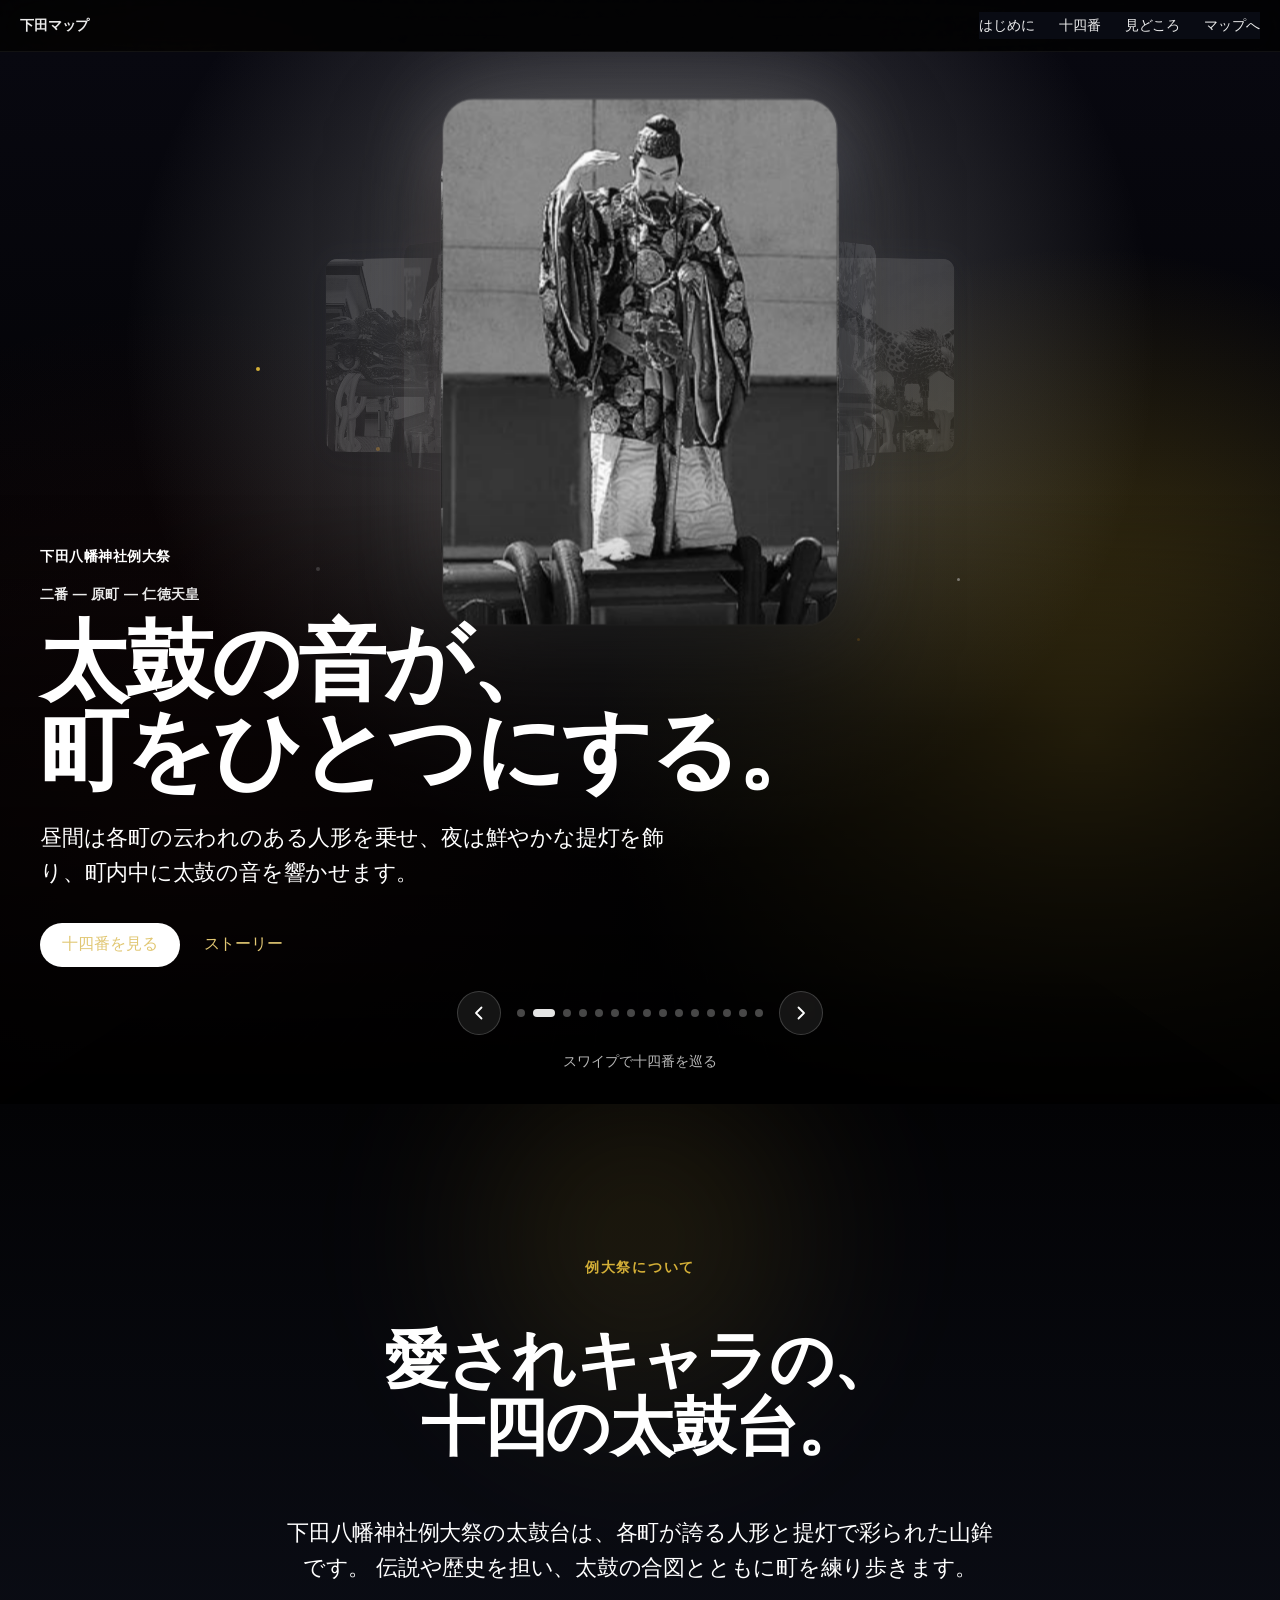
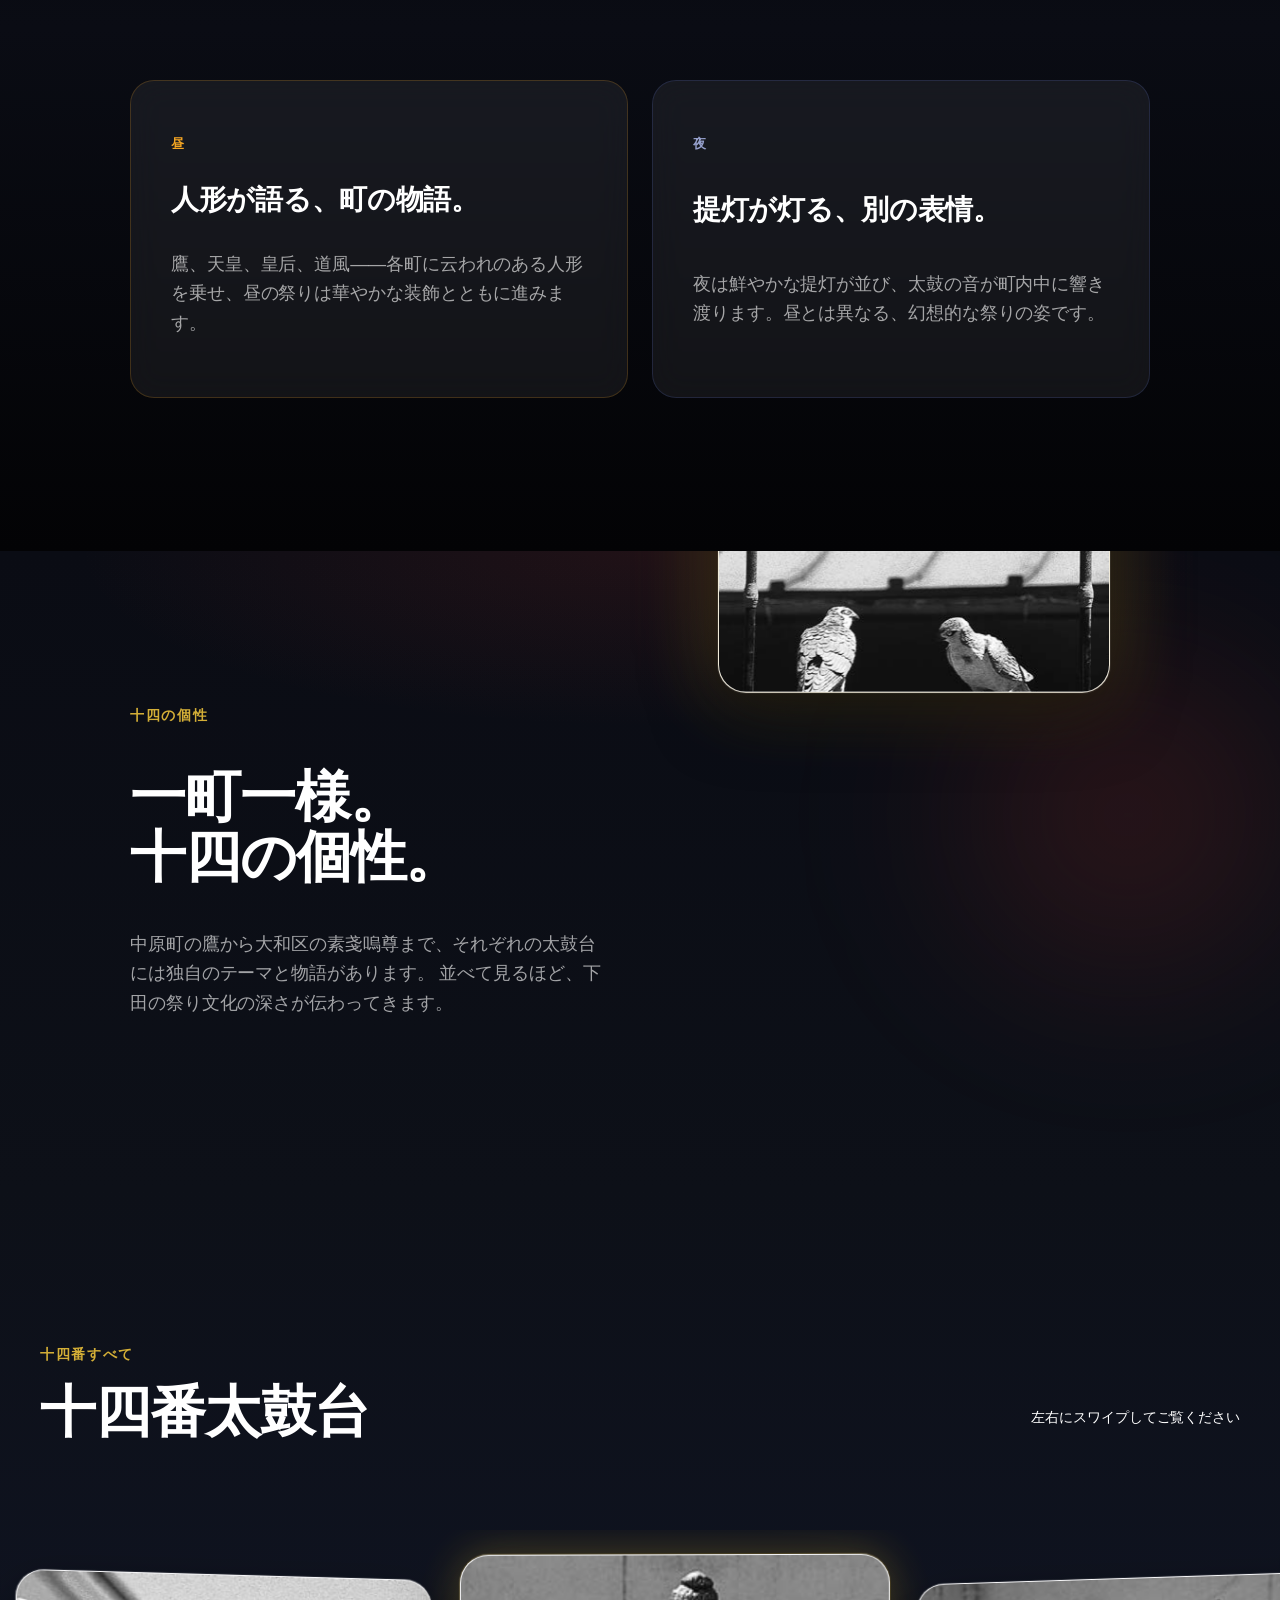
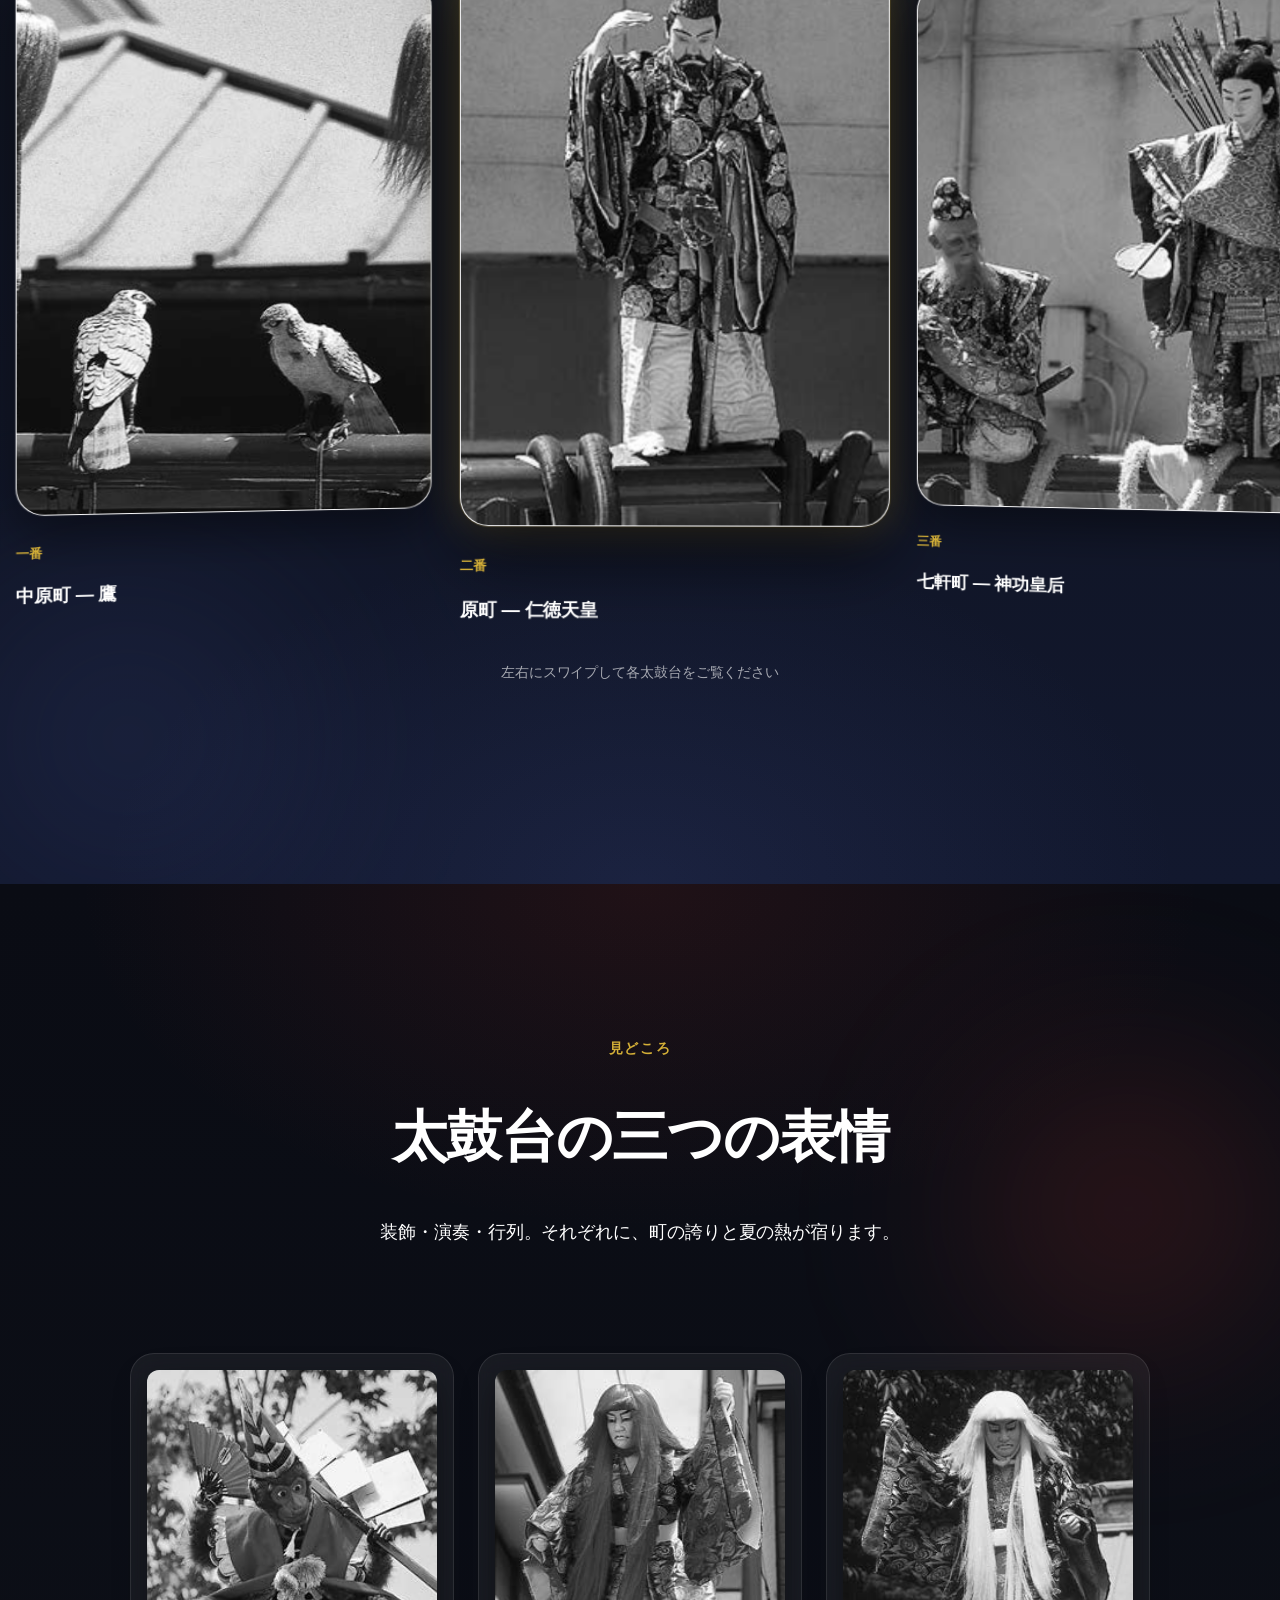
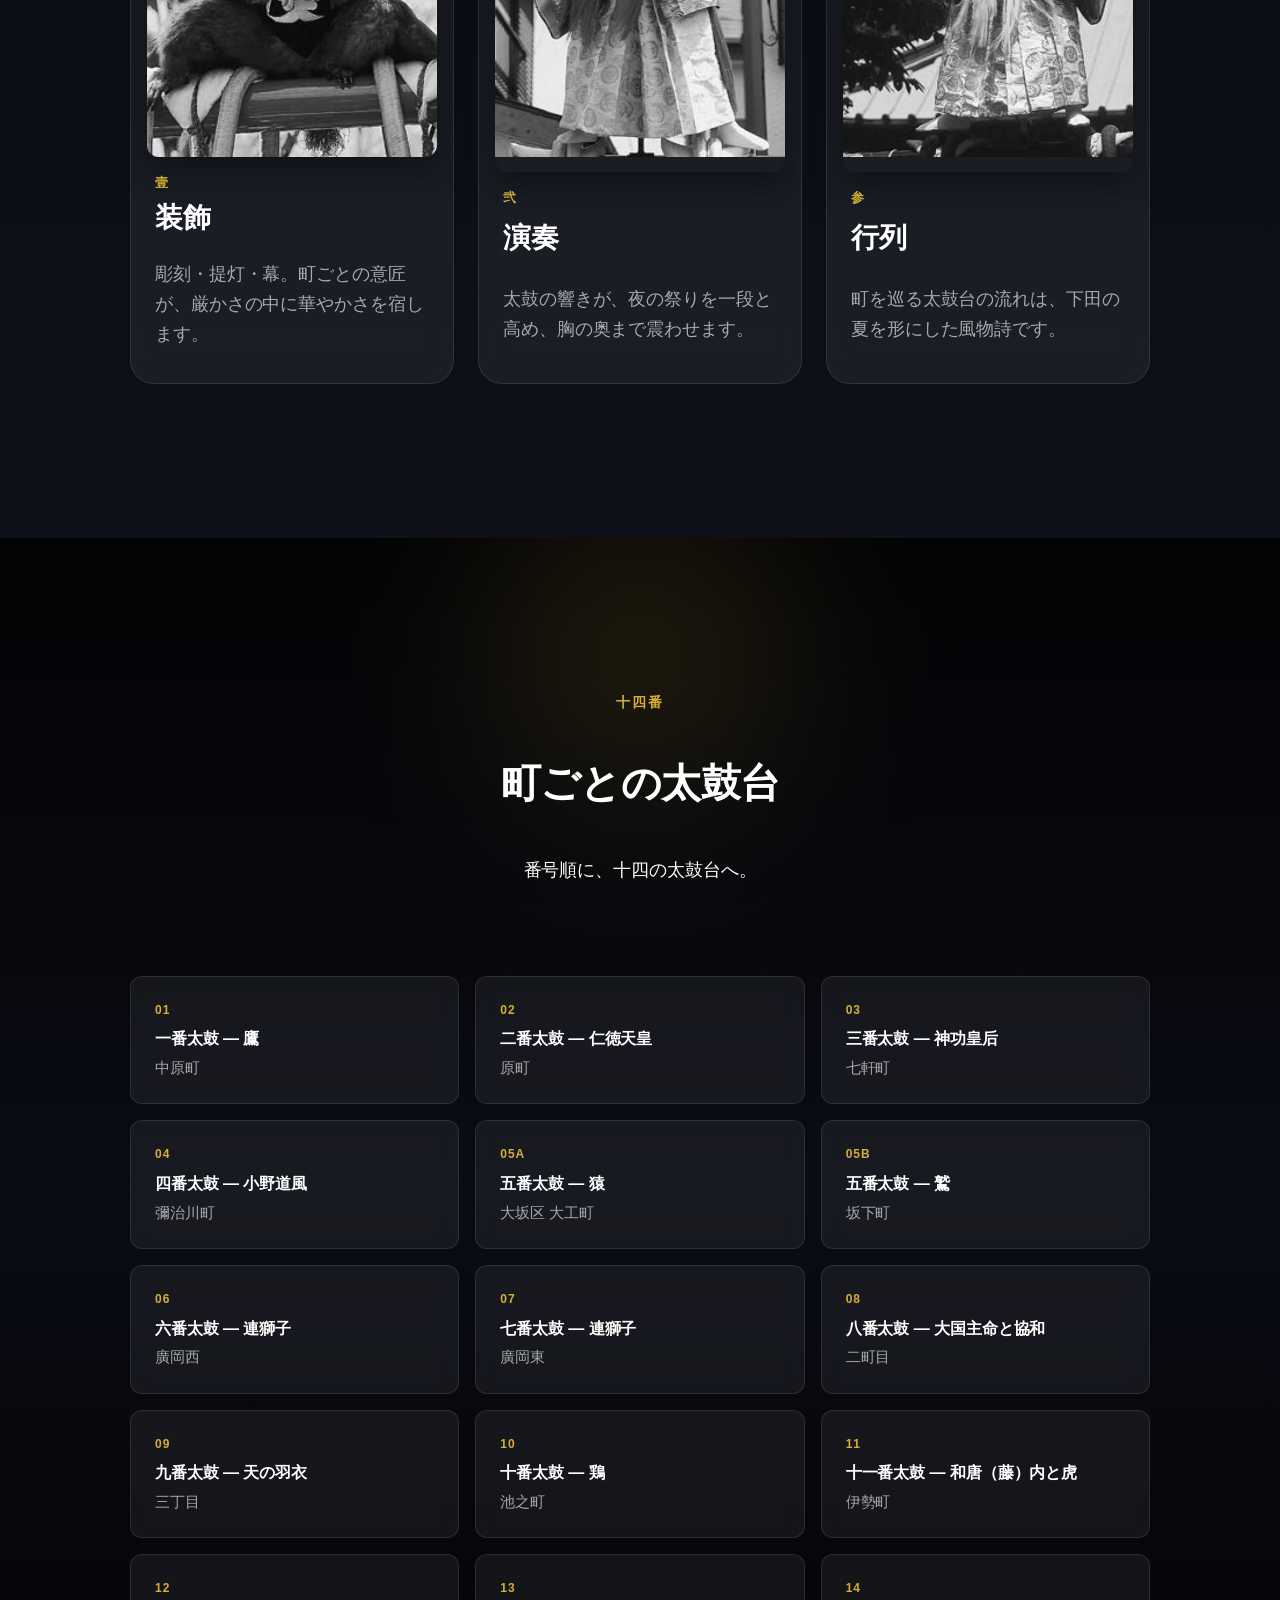
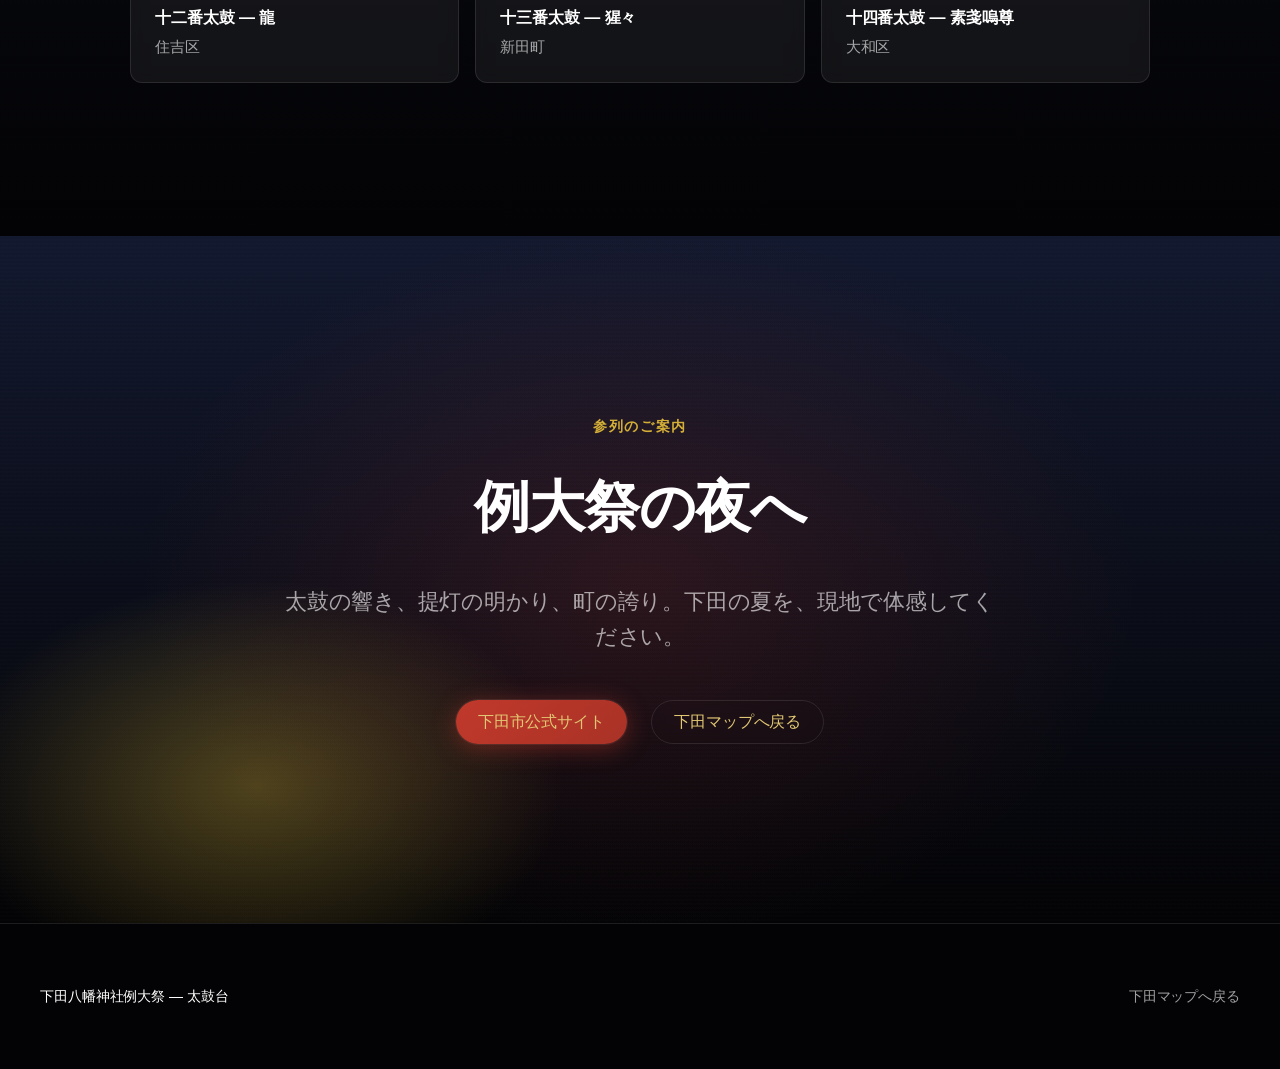
<file: web/taikodai/index.html>
<!doctype html>
<html lang="ja">
<head>
  <meta charset="utf-8">
  <meta name="viewport" content="width=device-width, initial-scale=1, viewport-fit=cover">
  <meta name="description" content="下田八幡神社例大祭の太鼓台。昼は人形、夜は提灯。町ごとに受け継がれる十四番の山鉾をご紹介します。">
  <title>下田八幡神社例大祭｜太鼓台</title>
  <link rel="stylesheet" href="styles.css">
</head>
<body class="immersive-page">
  <div class="atmosphere" aria-hidden="true">
    <div class="atmosphere__grain"></div>
    <div class="atmosphere__lanterns"></div>
    <div class="atmosphere__vignette"></div>
  </div>

  <header class="nav" id="nav" aria-label="サイトナビゲーション">
    <a class="nav__brand" href="../index.html">下田マップ</a>
    <button class="nav__menu-btn" type="button" aria-expanded="false" aria-controls="nav-links" aria-label="メニューを開く">
      <span></span>
      <span></span>
      <span></span>
    </button>
    <ul class="nav__links" id="nav-links">
      <li><a class="nav__link" href="#story">はじめに</a></li>
      <li><a class="nav__link" href="#gallery">十四番</a></li>
      <li><a class="nav__link" href="#highlights">見どころ</a></li>
      <li><a class="nav__link" href="../index.html">マップへ</a></li>
    </ul>
  </header>

  <main>
    <!-- Hero -->
    <section class="section section--hero" aria-labelledby="hero-title">
      <div class="hero-carousel" id="hero-carousel" aria-roledescription="carousel" aria-label="太鼓台スライドショー">
        <div class="hero-carousel__ambient" aria-hidden="true"></div>
        <div class="hero-carousel__floor" aria-hidden="true"></div>
        <div class="hero-carousel__particles" aria-hidden="true"></div>

        <div class="hero-carousel__stage">
          <div class="hero-carousel__track" id="hero-track"></div>
        </div>

        <div class="hero-carousel__scrim" aria-hidden="true"></div>

        <div class="container hero__content">
          <p class="eyebrow text-light">下田八幡神社例大祭</p>
          <p class="hero-carousel__label body-s text-light" id="hero-float-label" aria-live="polite">一番 — 中原町 — 鷹</p>
          <h1 class="display-xl text-light" id="hero-title">太鼓の音が、<br>町をひとつにする。</h1>
          <p class="body-l text-light text-secondary hero__lede">
            昼間は各町の云われのある人形を乗せ、夜は鮮やかな提灯を飾り、町内中に太鼓の音を響かせます。
          </p>
          <div class="hero__actions">
            <a class="btn btn--light" href="#gallery">十四番を見る</a>
            <a class="btn btn--secondary hero__link-light" href="#story">ストーリー</a>
          </div>
        </div>

        <div class="hero-carousel__controls">
          <button type="button" class="hero-carousel__btn hero-carousel__btn--prev" aria-label="前の太鼓台">
            <svg width="20" height="20" viewBox="0 0 20 20" aria-hidden="true"><path d="M12.5 4.5 7 10l5.5 5.5" fill="none" stroke="currentColor" stroke-width="1.8" stroke-linecap="round" stroke-linejoin="round"/></svg>
          </button>
          <div class="hero-carousel__dots" id="hero-dots" role="tablist" aria-label="太鼓台を選択"></div>
          <button type="button" class="hero-carousel__btn hero-carousel__btn--next" aria-label="次の太鼓台">
            <svg width="20" height="20" viewBox="0 0 20 20" aria-hidden="true"><path d="M7.5 4.5 13 10l-5.5 5.5" fill="none" stroke="currentColor" stroke-width="1.8" stroke-linecap="round" stroke-linejoin="round"/></svg>
          </button>
        </div>

        <p class="hero-carousel__hint body-s text-light">スワイプで十四番を巡る</p>
      </div>
    </section>

    <!-- Story -->
    <section class="section section--immersive section--solemn" id="story" aria-labelledby="story-title">
      <div class="section__glow section__glow--gold" aria-hidden="true"></div>
      <div class="container--editorial reveal">
        <div class="section__intro section__intro--center">
          <p class="eyebrow eyebrow--gold">例大祭について</p>
          <h2 class="display-l text-light" id="story-title">愛されキャラの、<br>十四の太鼓台。</h2>
          <p class="body-l text-light text-secondary container--text">
            下田八幡神社例大祭の太鼓台は、各町が誇る人形と提灯で彩られた山鉾です。
            伝説や歴史を担い、太鼓の合図とともに町を練り歩きます。
          </p>
        </div>

        <div class="moment-grid">
          <article class="moment-card moment-card--day reveal" data-tilt>
            <div class="moment-card__glow" aria-hidden="true"></div>
            <p class="moment-card__label">昼</p>
            <h3 class="headline-3">人形が語る、町の物語。</h3>
            <p class="body text-secondary">
              鷹、天皇、皇后、道風——各町に云われのある人形を乗せ、昼の祭りは華やかな装飾とともに進みます。
            </p>
          </article>
          <article class="moment-card moment-card--night reveal" data-tilt>
            <div class="moment-card__glow" aria-hidden="true"></div>
            <p class="moment-card__label">夜</p>
            <h3 class="headline-3">提灯が灯る、別の表情。</h3>
            <p class="body text-secondary">
              夜は鮮やかな提灯が並び、太鼓の音が町内中に響き渡ります。昼とは異なる、幻想的な祭りの姿です。
            </p>
          </article>
        </div>
      </div>
    </section>

    <!-- Identity / rhythm -->
    <section class="section section--immersive section--vivid" aria-labelledby="identity-title">
      <div class="section__glow section__glow--vermillion" aria-hidden="true"></div>
      <div class="container--editorial split reveal">
        <div class="split__copy">
          <p class="eyebrow eyebrow--gold">十四の個性</p>
          <h2 class="headline-1 text-light" id="identity-title">一町一様。<br>十四の個性。</h2>
          <p class="body text-light text-secondary">
            中原町の鷹から大和区の素戔嗚尊まで、それぞれの太鼓台には独自のテーマと物語があります。
            並べて見るほど、下田の祭り文化の深さが伝わってきます。
          </p>
        </div>
        <div class="split__media" data-parallax="0.12">
          <figure class="media-frame media-frame--wide media-frame--3d">
            <img src="01_一番太鼓_中原町_鷹.jpg" alt="一番太鼓 中原町 鷹" loading="lazy" width="800" height="500">
          </figure>
        </div>
      </div>
    </section>

    <!-- Gallery -->
    <section class="section section--immersive section--gallery" id="gallery" aria-labelledby="gallery-title">
      <div class="section__glow section__glow--indigo" aria-hidden="true"></div>
      <div class="container reveal">
        <div class="gallery__header">
          <div>
            <p class="eyebrow eyebrow--gold">十四番すべて</p>
            <h2 class="headline-1 text-light" id="gallery-title">十四番太鼓台</h2>
          </div>
          <p class="body-s text-light text-secondary">左右にスワイプしてご覧ください</p>
        </div>
      </div>

      <div class="gallery">
        <div class="gallery__track gallery__track--3d" role="list" aria-label="太鼓台ギャラリー">
          <article class="gallery-card" role="listitem">
            <div class="gallery-card__image">
              <img src="01_一番太鼓_中原町_鷹.jpg" alt="一番太鼓 中原町 鷹" loading="lazy" width="420" height="560">
            </div>
            <div class="gallery-card__meta">
              <p class="gallery-card__order">一番</p>
              <h3 class="gallery-card__title">中原町 — 鷹</h3>
            </div>
          </article>

          <article class="gallery-card" role="listitem">
            <div class="gallery-card__image">
              <img src="02_二番太鼓_原町_仁徳天皇.jpg" alt="二番太鼓 原町 仁徳天皇" loading="lazy" width="420" height="560">
            </div>
            <div class="gallery-card__meta">
              <p class="gallery-card__order">二番</p>
              <h3 class="gallery-card__title">原町 — 仁徳天皇</h3>
            </div>
          </article>

          <article class="gallery-card" role="listitem">
            <div class="gallery-card__image">
              <img src="03_三番太鼓_七軒町_神功皇后.jpg" alt="三番太鼓 七軒町 神功皇后" loading="lazy" width="420" height="560">
            </div>
            <div class="gallery-card__meta">
              <p class="gallery-card__order">三番</p>
              <h3 class="gallery-card__title">七軒町 — 神功皇后</h3>
            </div>
          </article>

          <article class="gallery-card" role="listitem">
            <div class="gallery-card__image">
              <img src="04_四番太鼓_彌治川町_小野道風.jpg" alt="四番太鼓 彌治川町 小野道風" loading="lazy" width="420" height="560">
            </div>
            <div class="gallery-card__meta">
              <p class="gallery-card__order">四番</p>
              <h3 class="gallery-card__title">彌治川町 — 小野道風</h3>
            </div>
          </article>

          <article class="gallery-card" role="listitem">
            <div class="gallery-card__image">
              <img src="05A_五番太鼓_大坂区大工町_猿.jpg" alt="五番太鼓 大坂区 大工町 猿" loading="lazy" width="420" height="560">
            </div>
            <div class="gallery-card__meta">
              <p class="gallery-card__order">五番 A</p>
              <h3 class="gallery-card__title">大坂区 大工町 — 猿</h3>
            </div>
          </article>

          <article class="gallery-card" role="listitem">
            <div class="gallery-card__image">
              <img src="05B_五番太鼓_坂下町_鷲.jpg" alt="五番太鼓 坂下町 鷲" loading="lazy" width="420" height="560">
            </div>
            <div class="gallery-card__meta">
              <p class="gallery-card__order">五番 B</p>
              <h3 class="gallery-card__title">坂下町 — 鷲</h3>
            </div>
          </article>

          <article class="gallery-card" role="listitem">
            <div class="gallery-card__image">
              <img src="06_六番太鼓_廣岡西_連獅子.jpg" alt="六番太鼓 廣岡西 連獅子" loading="lazy" width="420" height="560">
            </div>
            <div class="gallery-card__meta">
              <p class="gallery-card__order">六番</p>
              <h3 class="gallery-card__title">廣岡西 — 連獅子</h3>
            </div>
          </article>

          <article class="gallery-card" role="listitem">
            <div class="gallery-card__image">
              <img src="07_七番太鼓_廣岡東_連獅子.jpg" alt="七番太鼓 廣岡東 連獅子" loading="lazy" width="420" height="560">
            </div>
            <div class="gallery-card__meta">
              <p class="gallery-card__order">七番</p>
              <h3 class="gallery-card__title">廣岡東 — 連獅子</h3>
            </div>
          </article>

          <article class="gallery-card" role="listitem">
            <div class="gallery-card__image">
              <img src="08_八番太鼓_二町目_大国主命と協和.jpg" alt="八番太鼓 二町目 大国主命と協和" loading="lazy" width="420" height="560">
            </div>
            <div class="gallery-card__meta">
              <p class="gallery-card__order">八番</p>
              <h3 class="gallery-card__title">二町目 — 大国主命と協和</h3>
            </div>
          </article>

          <article class="gallery-card" role="listitem">
            <div class="gallery-card__image">
              <img src="09_九番太鼓_三丁目_天の羽衣.jpg" alt="九番太鼓 三丁目 天の羽衣" loading="lazy" width="420" height="560">
            </div>
            <div class="gallery-card__meta">
              <p class="gallery-card__order">九番</p>
              <h3 class="gallery-card__title">三丁目 — 天の羽衣</h3>
            </div>
          </article>

          <article class="gallery-card" role="listitem">
            <div class="gallery-card__image">
              <img src="10_十番太鼓_池之町_鶏.jpg" alt="十番太鼓 池之町 鶏" loading="lazy" width="420" height="560">
            </div>
            <div class="gallery-card__meta">
              <p class="gallery-card__order">十番</p>
              <h3 class="gallery-card__title">池之町 — 鶏</h3>
            </div>
          </article>

          <article class="gallery-card" role="listitem">
            <div class="gallery-card__image">
              <img src="11_十一番太鼓_伊勢町_和唐藤内と虎.jpg" alt="十一番太鼓 伊勢町 和唐（藤）内と虎" loading="lazy" width="420" height="560">
            </div>
            <div class="gallery-card__meta">
              <p class="gallery-card__order">十一番</p>
              <h3 class="gallery-card__title">伊勢町 — 和唐（藤）内と虎</h3>
            </div>
          </article>

          <article class="gallery-card" role="listitem">
            <div class="gallery-card__image">
              <img src="12_十二番太鼓_住吉区_龍.jpg" alt="十二番太鼓 住吉区 龍" loading="lazy" width="420" height="560">
            </div>
            <div class="gallery-card__meta">
              <p class="gallery-card__order">十二番</p>
              <h3 class="gallery-card__title">住吉区 — 龍</h3>
            </div>
          </article>

          <article class="gallery-card" role="listitem">
            <div class="gallery-card__image">
              <img src="13_十三番太鼓_新田町_猩々.jpg" alt="十三番太鼓 新田町 猩々" loading="lazy" width="420" height="560">
            </div>
            <div class="gallery-card__meta">
              <p class="gallery-card__order">十三番</p>
              <h3 class="gallery-card__title">新田町 — 猩々</h3>
            </div>
          </article>

          <article class="gallery-card" role="listitem">
            <div class="gallery-card__image">
              <img src="14_十四番太鼓_大和区_素戔嗚尊.jpg" alt="十四番太鼓 大和区 素戔嗚尊" loading="lazy" width="420" height="560">
            </div>
            <div class="gallery-card__meta">
              <p class="gallery-card__order">十四番</p>
              <h3 class="gallery-card__title">大和区 — 素戔嗚尊</h3>
            </div>
          </article>
        </div>
        <p class="gallery__hint body-s">左右にスワイプして各太鼓台をご覧ください</p>
      </div>
    </section>

    <!-- Highlights -->
    <section class="section section--immersive section--vivid" id="highlights" aria-labelledby="highlights-title">
      <div class="section__glow section__glow--vermillion" aria-hidden="true"></div>
      <div class="container--editorial reveal">
        <header class="section__intro section__intro--center">
          <p class="eyebrow eyebrow--gold">見どころ</p>
          <h2 class="headline-1 text-light" id="highlights-title">太鼓台の三つの表情</h2>
          <p class="body text-light text-secondary container--text">
            装飾・演奏・行列。それぞれに、町の誇りと夏の熱が宿ります。
          </p>
        </header>

        <div class="highlights highlights--3d">
          <article class="highlight-card" data-tilt>
            <div class="highlight-card__glow" aria-hidden="true"></div>
            <div class="highlight-card__media">
              <img src="05A_五番太鼓_大坂区大工町_猿.jpg" alt="太鼓台の装飾" loading="lazy" width="420" height="560">
            </div>
            <div class="highlight-card__body">
              <span class="highlight-card__num">壹</span>
              <h3 class="headline-3 text-light">装飾</h3>
              <p class="body text-secondary">彫刻・提灯・幕。町ごとの意匠が、厳かさの中に華やかさを宿します。</p>
            </div>
          </article>

          <article class="highlight-card" data-tilt>
            <div class="highlight-card__glow" aria-hidden="true"></div>
            <div class="highlight-card__media">
              <img src="06_六番太鼓_廣岡西_連獅子.jpg" alt="太鼓台の演奏" loading="lazy" width="420" height="560">
            </div>
            <div class="highlight-card__body">
              <span class="highlight-card__num">弐</span>
              <h3 class="headline-3 text-light">演奏</h3>
              <p class="body text-secondary">太鼓の響きが、夜の祭りを一段と高め、胸の奥まで震わせます。</p>
            </div>
          </article>

          <article class="highlight-card" data-tilt>
            <div class="highlight-card__glow" aria-hidden="true"></div>
            <div class="highlight-card__media">
              <img src="07_七番太鼓_廣岡東_連獅子.jpg" alt="太鼓台の行列" loading="lazy" width="420" height="560">
            </div>
            <div class="highlight-card__body">
              <span class="highlight-card__num">参</span>
              <h3 class="headline-3 text-light">行列</h3>
              <p class="body text-secondary">町を巡る太鼓台の流れは、下田の夏を形にした風物詩です。</p>
            </div>
          </article>
        </div>
      </div>
    </section>

    <!-- Full list -->
    <section class="section section--immersive section--solemn" id="index" aria-labelledby="list-title">
      <div class="section__glow section__glow--gold" aria-hidden="true"></div>
      <div class="container--editorial reveal">
        <header class="section__intro section__intro--center">
          <p class="eyebrow eyebrow--gold">十四番</p>
          <h2 class="headline-2 text-light" id="list-title">町ごとの太鼓台</h2>
          <p class="body text-light text-secondary container--text">番号順に、十四の太鼓台へ。</p>
        </header>

        <div class="float-list float-list--3d" role="list">
          <div class="float-item" role="listitem">
            <span class="float-item__num">01</span>
            <div>
              <p class="float-item__name">一番太鼓 — 鷹</p>
              <p class="float-item__town">中原町</p>
            </div>
          </div>
          <div class="float-item" role="listitem">
            <span class="float-item__num">02</span>
            <div>
              <p class="float-item__name">二番太鼓 — 仁徳天皇</p>
              <p class="float-item__town">原町</p>
            </div>
          </div>
          <div class="float-item" role="listitem">
            <span class="float-item__num">03</span>
            <div>
              <p class="float-item__name">三番太鼓 — 神功皇后</p>
              <p class="float-item__town">七軒町</p>
            </div>
          </div>
          <div class="float-item" role="listitem">
            <span class="float-item__num">04</span>
            <div>
              <p class="float-item__name">四番太鼓 — 小野道風</p>
              <p class="float-item__town">彌治川町</p>
            </div>
          </div>
          <div class="float-item" role="listitem">
            <span class="float-item__num">05A</span>
            <div>
              <p class="float-item__name">五番太鼓 — 猿</p>
              <p class="float-item__town">大坂区 大工町</p>
            </div>
          </div>
          <div class="float-item" role="listitem">
            <span class="float-item__num">05B</span>
            <div>
              <p class="float-item__name">五番太鼓 — 鷲</p>
              <p class="float-item__town">坂下町</p>
            </div>
          </div>
          <div class="float-item" role="listitem">
            <span class="float-item__num">06</span>
            <div>
              <p class="float-item__name">六番太鼓 — 連獅子</p>
              <p class="float-item__town">廣岡西</p>
            </div>
          </div>
          <div class="float-item" role="listitem">
            <span class="float-item__num">07</span>
            <div>
              <p class="float-item__name">七番太鼓 — 連獅子</p>
              <p class="float-item__town">廣岡東</p>
            </div>
          </div>
          <div class="float-item" role="listitem">
            <span class="float-item__num">08</span>
            <div>
              <p class="float-item__name">八番太鼓 — 大国主命と協和</p>
              <p class="float-item__town">二町目</p>
            </div>
          </div>
          <div class="float-item" role="listitem">
            <span class="float-item__num">09</span>
            <div>
              <p class="float-item__name">九番太鼓 — 天の羽衣</p>
              <p class="float-item__town">三丁目</p>
            </div>
          </div>
          <div class="float-item" role="listitem">
            <span class="float-item__num">10</span>
            <div>
              <p class="float-item__name">十番太鼓 — 鶏</p>
              <p class="float-item__town">池之町</p>
            </div>
          </div>
          <div class="float-item" role="listitem">
            <span class="float-item__num">11</span>
            <div>
              <p class="float-item__name">十一番太鼓 — 和唐（藤）内と虎</p>
              <p class="float-item__town">伊勢町</p>
            </div>
          </div>
          <div class="float-item" role="listitem">
            <span class="float-item__num">12</span>
            <div>
              <p class="float-item__name">十二番太鼓 — 龍</p>
              <p class="float-item__town">住吉区</p>
            </div>
          </div>
          <div class="float-item" role="listitem">
            <span class="float-item__num">13</span>
            <div>
              <p class="float-item__name">十三番太鼓 — 猩々</p>
              <p class="float-item__town">新田町</p>
            </div>
          </div>
          <div class="float-item" role="listitem">
            <span class="float-item__num">14</span>
            <div>
              <p class="float-item__name">十四番太鼓 — 素戔嗚尊</p>
              <p class="float-item__town">大和区</p>
            </div>
          </div>
        </div>
      </div>
    </section>

    <!-- CTA -->
    <section class="section section--immersive section--cta" aria-labelledby="cta-title">
      <div class="cta__backdrop" aria-hidden="true"></div>
      <div class="container--editorial cta-panel reveal">
        <p class="eyebrow eyebrow--gold">参列のご案内</p>
        <h2 class="headline-1 text-light" id="cta-title">例大祭の夜へ</h2>
        <p class="body-l text-light text-secondary container--text">
          太鼓の響き、提灯の明かり、町の誇り。下田の夏を、現地で体感してください。
        </p>
        <div class="cta-panel__actions">
          <a class="btn btn--primary btn--glow" href="https://www.city.shimoda.shizuoka.jp/" target="_blank" rel="noopener noreferrer">下田市公式サイト</a>
          <a class="btn btn--ghost" href="../index.html">下田マップへ戻る</a>
        </div>
      </div>
    </section>
  </main>

  <footer class="footer footer--immersive">
    <div class="container footer__inner">
      <p class="body-s text-light">下田八幡神社例大祭 — 太鼓台</p>
      <a class="body-s footer__link" href="../index.html">下田マップへ戻る</a>
    </div>
  </footer>

  <script src="hero-carousel.js" defer></script>
  <script src="immersive.js" defer></script>
</body>
</html>
</file>
<file: web/taikodai/styles.css>
/* MacBook Neo-inspired editorial design system — Taikodai */

*,
*::before,
*::after {
  box-sizing: border-box;
}

:root {
  --color-black: #000000;
  --color-white: #ffffff;
  --color-text-primary: #1d1d1f;
  --color-text-secondary: #6e6e73;
  --color-border: #d2d2d7;
  --color-link: #0066cc;
  --color-surface-gray: #f5f5f7;
  --color-surface-dark: #161617;
  --color-cta: #0071e3;

  --neo-silver: #d9d9d9;
  --neo-blush: #dfa6b5;
  --neo-citrus: #d9e85b;
  --neo-indigo: #4f5fa8;

  --radius-sm: 8px;
  --radius-md: 12px;
  --radius-lg: 24px;
  --radius-xl: 28px;
  --radius-pill: 999px;

  --container-max: 1200px;
  --container-editorial: 1020px;
  --container-text: 720px;

  --space-1: 4px;
  --space-2: 8px;
  --space-3: 12px;
  --space-4: 16px;
  --space-5: 24px;
  --space-6: 32px;
  --space-7: 40px;
  --space-8: 48px;
  --space-9: 64px;
  --space-10: 80px;
  --space-11: 96px;
  --space-12: 120px;
  --space-13: 160px;
  --space-14: 192px;

  --shadow-1: 0 2px 8px rgba(0, 0, 0, 0.08);
  --shadow-2: 0 8px 24px rgba(0, 0, 0, 0.12);

  --nav-height: 52px;
}

html {
  scroll-behavior: smooth;
}

body {
  margin: 0;
  background: var(--color-white);
  color: var(--color-text-primary);
  font-family:
    -apple-system,
    BlinkMacSystemFont,
    "SF Pro Display",
    "SF Pro Text",
    "Hiragino Kaku Gothic ProN",
    "Hiragino Sans",
    "Yu Gothic",
    "YuGothic",
    sans-serif;
  font-size: 17px;
  line-height: 1.55;
  letter-spacing: -0.005em;
  -webkit-font-smoothing: antialiased;
}

img {
  display: block;
  max-width: 100%;
  height: auto;
}

a {
  color: var(--color-link);
  text-decoration: none;
}

a:hover {
  text-decoration: underline;
}

a:focus-visible,
button:focus-visible {
  outline: 2px solid var(--color-cta);
  outline-offset: 3px;
}

.container {
  width: min(100% - 40px, var(--container-max));
  margin-inline: auto;
}

.container--editorial {
  width: min(100% - 40px, var(--container-editorial));
  margin-inline: auto;
}

.container--text {
  width: min(100% - 40px, var(--container-text));
  margin-inline: auto;
}

/* Navigation */

.nav {
  position: fixed;
  inset: 0 0 auto;
  z-index: 100;
  height: var(--nav-height);
  display: flex;
  align-items: center;
  justify-content: space-between;
  padding-inline: max(20px, env(safe-area-inset-left)) max(20px, env(safe-area-inset-right));
  background: rgba(255, 255, 255, 0.72);
  backdrop-filter: saturate(180%) blur(20px);
  -webkit-backdrop-filter: saturate(180%) blur(20px);
  border-bottom: 1px solid rgba(210, 210, 215, 0.65);
  transition: background 0.3s ease;
}

.nav--dark {
  background: rgba(0, 0, 0, 0.72);
  border-bottom-color: rgba(255, 255, 255, 0.08);
}

.nav__brand {
  font-size: 14px;
  font-weight: 600;
  letter-spacing: -0.01em;
  color: inherit;
  text-decoration: none;
}

.nav__brand:hover {
  text-decoration: none;
  opacity: 0.8;
}

.nav__links {
  display: flex;
  align-items: center;
  gap: var(--space-5);
  list-style: none;
  margin: 0;
  padding: 0;
}

.nav__link {
  font-size: 14px;
  color: var(--color-link);
  text-decoration: none;
}

.nav__link:hover {
  text-decoration: underline;
}

.nav--dark .nav__brand,
.nav--dark .nav__link {
  color: var(--color-white);
}

.nav__menu-btn {
  display: none;
  width: 44px;
  height: 44px;
  border: none;
  background: transparent;
  cursor: pointer;
  padding: 0;
  position: relative;
}

.nav__menu-btn span {
  position: absolute;
  left: 11px;
  right: 11px;
  height: 1.5px;
  background: currentColor;
  transition: transform 0.2s ease, opacity 0.2s ease;
}

.nav__menu-btn span:nth-child(1) { top: 16px; }
.nav__menu-btn span:nth-child(2) { top: 21px; }
.nav__menu-btn span:nth-child(3) { top: 26px; }

.nav__menu-btn[aria-expanded="true"] span:nth-child(1) {
  transform: translateY(5px) rotate(45deg);
}

.nav__menu-btn[aria-expanded="true"] span:nth-child(2) {
  opacity: 0;
}

.nav__menu-btn[aria-expanded="true"] span:nth-child(3) {
  transform: translateY(-5px) rotate(-45deg);
}

/* Typography */

.display-xl {
  font-size: clamp(44px, 8vw, 88px);
  font-weight: 600;
  line-height: 1.02;
  letter-spacing: -0.03em;
  margin: 0;
}

.display-l {
  font-size: clamp(36px, 5.5vw, 64px);
  font-weight: 600;
  line-height: 1.05;
  letter-spacing: -0.025em;
  margin: 0;
}

.headline-1 {
  font-size: clamp(32px, 4.5vw, 56px);
  font-weight: 600;
  line-height: 1.08;
  letter-spacing: -0.02em;
  margin: 0;
}

.headline-2 {
  font-size: clamp(28px, 3.2vw, 40px);
  font-weight: 600;
  line-height: 1.12;
  letter-spacing: -0.015em;
  margin: 0;
}

.headline-3 {
  font-size: clamp(22px, 2.4vw, 28px);
  font-weight: 600;
  line-height: 1.18;
  letter-spacing: -0.01em;
  margin: 0;
}

.body-l {
  font-size: clamp(19px, 2vw, 22px);
  line-height: 1.6;
  letter-spacing: -0.01em;
}

.body {
  font-size: clamp(16px, 1.6vw, 18px);
  line-height: 1.65;
}

.body-s {
  font-size: 14px;
  line-height: 1.5;
  color: var(--color-text-secondary);
}

.eyebrow {
  font-size: 14px;
  font-weight: 600;
  letter-spacing: 0.04em;
  text-transform: uppercase;
  color: var(--color-text-secondary);
  margin: 0 0 var(--space-4);
}

.text-secondary {
  color: var(--color-text-secondary);
}

.text-center {
  text-align: center;
}

.text-light {
  color: var(--color-white);
}

.text-light .text-secondary,
.text-light .eyebrow {
  color: rgba(255, 255, 255, 0.72);
}

/* Buttons */

.btn {
  display: inline-flex;
  align-items: center;
  justify-content: center;
  min-height: 44px;
  padding: 0 22px;
  border-radius: var(--radius-pill);
  font-size: 16px;
  font-weight: 500;
  text-decoration: none;
  border: none;
  cursor: pointer;
  transition: background 0.2s ease, opacity 0.2s ease, transform 0.15s ease;
}

.btn:active {
  transform: scale(0.98);
}

.btn--primary {
  background: var(--color-cta);
  color: var(--color-white);
}

.btn--primary:hover {
  background: #0077ed;
  text-decoration: none;
}

.btn--secondary {
  background: transparent;
  color: var(--color-link);
  padding-inline: 0;
  min-height: auto;
}

.btn--secondary:hover {
  text-decoration: underline;
}

.btn--light {
  background: var(--color-white);
  color: var(--color-text-primary);
}

.btn--light:hover {
  background: #f5f5f7;
  text-decoration: none;
}

/* Sections */

.section {
  padding-block: clamp(80px, 12vw, 160px);
}

.section--hero {
  min-height: 100svh;
  padding: 0;
  background: var(--color-black);
  color: var(--color-white);
  position: relative;
  overflow: hidden;
}

.section--dark {
  background: var(--color-surface-dark);
  color: var(--color-white);
}

.section--gray {
  background: var(--color-surface-gray);
}

.section--blush {
  background: var(--neo-blush);
  color: var(--color-text-primary);
}

.section--indigo {
  background: var(--neo-indigo);
  color: var(--color-white);
}

.section--citrus {
  background: var(--neo-citrus);
  color: var(--color-text-primary);
}

.section__intro {
  display: grid;
  gap: var(--space-6);
  align-items: start;
}

.section__intro--center {
  text-align: center;
  justify-items: center;
}

.section__stack {
  display: grid;
  gap: var(--space-5);
}

.section__stack--lg {
  gap: var(--space-7);
}

.section__gap-xl {
  margin-top: clamp(48px, 8vw, 96px);
}

/* Hero */

.hero-carousel {
  --hero-accent: var(--neo-blush);
  --ambient-color: var(--neo-blush);
  min-height: 100svh;
  display: grid;
  grid-template-rows: minmax(320px, 58svh) auto auto auto;
  align-content: end;
  position: relative;
  padding-top: calc(var(--nav-height) + var(--space-4));
  padding-bottom: var(--space-6);
}

.hero-carousel__ambient {
  position: absolute;
  inset: 0;
  background:
    radial-gradient(circle at 50% 28%, color-mix(in srgb, var(--ambient-color) 42%, transparent) 0%, transparent 52%),
    radial-gradient(circle at 20% 80%, rgba(79, 95, 168, 0.18) 0%, transparent 42%),
    radial-gradient(circle at 80% 70%, rgba(217, 232, 91, 0.12) 0%, transparent 38%),
    linear-gradient(180deg, #0a0a0a 0%, #000 45%, #050505 100%);
  pointer-events: none;
  transition: background 0.8s ease;
}

.hero-carousel__stage {
  position: relative;
  z-index: 1;
  perspective: 1400px;
  perspective-origin: 50% 42%;
  touch-action: pan-y;
  cursor: grab;
}

.hero-carousel__stage:has(.is-dragging) {
  cursor: grabbing;
}

.hero-carousel__track {
  position: relative;
  width: 100%;
  height: 100%;
  min-height: inherit;
  transform-style: preserve-3d;
}

.hero-carousel__slide {
  position: absolute;
  left: 50%;
  top: 46%;
  width: min(46vw, 360px);
  transform: translate(-50%, -50%);
  transition:
    transform 0.65s cubic-bezier(0.22, 1, 0.36, 1),
    opacity 0.55s ease;
  will-change: transform, opacity;
}

.hero-carousel__track.is-dragging .hero-carousel__slide {
  transition: none;
}

.hero-carousel__frame {
  overflow: hidden;
  border-radius: var(--radius-xl);
  background:
    linear-gradient(145deg, color-mix(in srgb, var(--slide-accent) 35%, #222) 0%, #111 100%);
  box-shadow:
    0 30px 80px rgba(0, 0, 0, 0.55),
    0 0 0 1px rgba(255, 255, 255, 0.08),
    0 0 60px color-mix(in srgb, var(--slide-accent) 25%, transparent);
}

.hero-carousel__frame img {
  width: 100%;
  aspect-ratio: 3 / 4;
  object-fit: cover;
  display: block;
  user-select: none;
  -webkit-user-drag: none;
}

.hero-carousel__slide.is-active .hero-carousel__frame {
  box-shadow:
    0 40px 100px rgba(0, 0, 0, 0.65),
    0 0 0 1px rgba(255, 255, 255, 0.12),
    0 0 80px color-mix(in srgb, var(--slide-accent) 35%, transparent);
}

.hero-carousel__scrim {
  position: absolute;
  inset: auto 0 0;
  height: 58%;
  background: linear-gradient(180deg, transparent 0%, rgba(0, 0, 0, 0.55) 38%, rgba(0, 0, 0, 0.92) 100%);
  pointer-events: none;
  z-index: 2;
}

.hero__content {
  position: relative;
  z-index: 3;
  margin-top: calc(-1 * clamp(48px, 8vw, 96px));
}

.hero__lede {
  max-width: 640px;
  margin-top: var(--space-5);
}

.hero__link-light {
  color: rgba(255, 255, 255, 0.92);
}

.hero-carousel__label {
  margin: 0 0 var(--space-3);
  font-weight: 600;
  letter-spacing: 0.02em;
  color: color-mix(in srgb, var(--hero-accent) 55%, #fff);
  transition: color 0.5s ease;
}

.hero__actions {
  display: flex;
  flex-wrap: wrap;
  gap: var(--space-5);
  align-items: center;
  margin-top: var(--space-6);
}

.hero-carousel__controls {
  position: relative;
  z-index: 3;
  display: flex;
  align-items: center;
  justify-content: center;
  gap: var(--space-4);
  padding-inline: 20px;
  margin-top: var(--space-5);
}

.hero-carousel__btn {
  width: 44px;
  height: 44px;
  border-radius: 50%;
  border: 1px solid rgba(255, 255, 255, 0.18);
  background: rgba(255, 255, 255, 0.08);
  color: var(--color-white);
  display: inline-flex;
  align-items: center;
  justify-content: center;
  cursor: pointer;
  backdrop-filter: blur(12px);
  -webkit-backdrop-filter: blur(12px);
  transition: background 0.2s ease, transform 0.15s ease;
}

.hero-carousel__btn:hover {
  background: rgba(255, 255, 255, 0.16);
}

.hero-carousel__btn:active {
  transform: scale(0.96);
}

.hero-carousel__dots {
  display: flex;
  flex-wrap: wrap;
  justify-content: center;
  gap: 8px;
  max-width: min(100%, 420px);
}

.hero-carousel__dot {
  width: 8px;
  height: 8px;
  padding: 0;
  border: none;
  border-radius: 50%;
  background: rgba(255, 255, 255, 0.28);
  cursor: pointer;
  transition: transform 0.2s ease, background 0.2s ease, width 0.2s ease;
}

.hero-carousel__dot.is-active {
  width: 22px;
  border-radius: var(--radius-pill);
  background: color-mix(in srgb, var(--hero-accent) 70%, #fff);
}

.hero-carousel__hint {
  position: relative;
  z-index: 3;
  text-align: center;
  margin: var(--space-4) 0 0;
  opacity: 0.72;
}

.hero__glow {
  display: none;
}

/* Split editorial */

.split {
  display: grid;
  grid-template-columns: 1fr 1fr;
  gap: clamp(32px, 6vw, 80px);
  align-items: center;
}

.split--reverse .split__media {
  order: -1;
}

.split__copy {
  display: grid;
  gap: var(--space-5);
}

/* Media */

.media-frame {
  overflow: hidden;
  border-radius: var(--radius-xl);
  background: var(--color-surface-gray);
}

.media-frame img {
  width: 100%;
  aspect-ratio: 4 / 3;
  object-fit: cover;
}

.media-frame--tall img {
  aspect-ratio: 3 / 4;
}

.media-frame--wide img {
  aspect-ratio: 16 / 10;
}

/* Day / Night cards */

.moment-grid {
  display: grid;
  grid-template-columns: repeat(2, 1fr);
  gap: var(--space-5);
  margin-top: clamp(40px, 6vw, 72px);
}

.moment-card {
  padding: clamp(28px, 4vw, 40px);
  border-radius: var(--radius-lg);
  background: var(--color-white);
  display: grid;
  gap: var(--space-4);
}

.moment-card__label {
  font-size: 13px;
  font-weight: 600;
  letter-spacing: 0.06em;
  text-transform: uppercase;
  color: var(--color-text-secondary);
}

/* Gallery scroller */

.gallery {
  margin-top: clamp(48px, 7vw, 88px);
}

.gallery__header {
  display: flex;
  align-items: end;
  justify-content: space-between;
  gap: var(--space-5);
  margin-bottom: var(--space-6);
}

.gallery__track {
  display: flex;
  gap: var(--space-5);
  overflow-x: auto;
  scroll-snap-type: x mandatory;
  padding: var(--space-2) max(20px, calc((100vw - var(--container-max)) / 2 + 20px)) var(--space-8);
  margin-inline: calc(-1 * max(20px, calc((100vw - min(100vw, var(--container-max))) / 2)));
  scrollbar-width: none;
  -webkit-overflow-scrolling: touch;
}

.gallery__track::-webkit-scrollbar {
  display: none;
}

.gallery-card {
  flex: 0 0 min(78vw, 420px);
  scroll-snap-align: center;
  display: grid;
  gap: var(--space-4);
}

.gallery-card__image {
  overflow: hidden;
  border-radius: var(--radius-xl);
  background: var(--color-surface-gray);
}

.gallery-card__image img {
  width: 100%;
  aspect-ratio: 3 / 4;
  object-fit: cover;
  transition: transform 0.5s ease;
}

.gallery-card:hover .gallery-card__image img {
  transform: scale(1.03);
}

.gallery-card__meta {
  display: grid;
  gap: var(--space-2);
}

.gallery-card__order {
  font-size: 13px;
  font-weight: 600;
  color: var(--color-text-secondary);
}

.gallery-card__title {
  font-size: 18px;
  font-weight: 600;
  line-height: 1.35;
  margin: 0;
}

.gallery__hint {
  text-align: center;
  padding-bottom: var(--space-2);
}

/* Featured floats */

.feature {
  display: grid;
  gap: clamp(32px, 5vw, 64px);
}

.feature__header {
  display: grid;
  gap: var(--space-4);
  max-width: var(--container-text);
}

.feature__figure {
  width: 100%;
  border-radius: var(--radius-xl);
  overflow: hidden;
  background: var(--color-surface-gray);
}

.feature__figure img {
  width: 100%;
  aspect-ratio: 16 / 9;
  object-fit: cover;
}

/* Float list */

.float-list {
  display: grid;
  gap: var(--space-4);
  margin-top: clamp(40px, 6vw, 72px);
}

.float-item {
  display: grid;
  grid-template-columns: 56px 1fr;
  gap: var(--space-5);
  align-items: baseline;
  padding-block: var(--space-4);
  border-bottom: 1px solid var(--color-border);
}

.float-item:last-child {
  border-bottom: none;
}

.float-item__num {
  font-size: 14px;
  font-weight: 600;
  color: var(--color-text-secondary);
}

.float-item__name {
  font-size: 18px;
  font-weight: 600;
  margin: 0 0 var(--space-1);
}

.float-item__town {
  font-size: 15px;
  color: var(--color-text-secondary);
  margin: 0;
}

/* CTA */

.cta-panel {
  text-align: center;
  display: grid;
  gap: var(--space-5);
  justify-items: center;
}

.cta-panel__actions {
  display: flex;
  flex-wrap: wrap;
  gap: var(--space-5);
  justify-content: center;
}

/* Footer */

.footer {
  padding-block: var(--space-8);
  border-top: 1px solid var(--color-border);
}

.footer__inner {
  display: flex;
  flex-wrap: wrap;
  align-items: center;
  justify-content: space-between;
  gap: var(--space-4);
}

/* Mobile nav drawer */

@media (max-width: 767px) {
  .nav__menu-btn {
    display: block;
    color: inherit;
  }

  .nav__links {
    position: fixed;
    inset: var(--nav-height) 0 auto;
    flex-direction: column;
    align-items: stretch;
    padding: var(--space-5);
    background: rgba(255, 255, 255, 0.96);
    backdrop-filter: blur(20px);
    border-bottom: 1px solid var(--color-border);
    transform: translateY(-110%);
    opacity: 0;
    pointer-events: none;
    transition: transform 0.25s ease, opacity 0.25s ease;
  }

  .nav--dark .nav__links {
    background: rgba(22, 22, 23, 0.96);
    border-bottom-color: rgba(255, 255, 255, 0.08);
  }

  .nav__links.is-open {
    transform: translateY(0);
    opacity: 1;
    pointer-events: auto;
  }

  .nav__link {
    display: block;
    padding: var(--space-3) 0;
    font-size: 17px;
  }

  .split,
  .moment-grid {
    grid-template-columns: 1fr;
  }

  .split--reverse .split__media {
    order: 0;
  }

  .gallery__header {
    flex-direction: column;
    align-items: start;
  }

  .float-item {
    grid-template-columns: 44px 1fr;
  }

  .hero-carousel {
    grid-template-rows: minmax(280px, 52svh) auto auto auto;
  }

  .hero-carousel__slide {
    width: min(72vw, 300px);
  }

  .hero-carousel__dots {
    max-width: 240px;
    gap: 6px;
  }

  .hero-carousel__dot {
    width: 6px;
    height: 6px;
  }

  .hero-carousel__dot.is-active {
    width: 16px;
  }

  .hero__content {
    margin-top: calc(-1 * var(--space-8));
  }
}

@media (min-width: 768px) {
  .section__intro--wide {
    grid-template-columns: 1.1fr 0.9fr;
  }
}

@media (prefers-reduced-motion: reduce) {
  html {
    scroll-behavior: auto;
  }

  *,
  *::before,
  *::after {
    animation-duration: 0.01ms !important;
    animation-iteration-count: 1 !important;
    transition-duration: 0.01ms !important;
  }
}

/* ============================================================
   Immersive 3D Festival Theme — 厳かさ × 華やかさ
   ============================================================ */

:root {
  --festival-void: #030305;
  --festival-night: #0a0c14;
  --festival-indigo: #12182e;
  --festival-indigo-light: #1e2648;
  --festival-vermillion: #c0392b;
  --festival-vermillion-glow: rgba(192, 57, 43, 0.45);
  --festival-gold: #d4af37;
  --festival-gold-soft: rgba(212, 175, 55, 0.35);
  --festival-amber: #f5a623;
  --festival-lantern: rgba(245, 166, 35, 0.12);
  --festival-glass: rgba(255, 255, 255, 0.06);
  --festival-glass-border: rgba(255, 255, 255, 0.1);
  --festival-text-muted: rgba(255, 255, 255, 0.62);
  --perspective-deep: 1400px;
}

.immersive-page {
  background: var(--festival-void);
  color: var(--color-white);
}

.immersive-page a {
  color: color-mix(in srgb, var(--festival-gold) 70%, #fff);
}

/* Atmospheric overlay */

.atmosphere {
  position: fixed;
  inset: 0;
  z-index: 0;
  pointer-events: none;
  overflow: hidden;
}

.atmosphere__grain {
  position: absolute;
  inset: -50%;
  opacity: 0.035;
  background-image: url("data:image/svg+xml,%3Csvg viewBox='0 0 256 256' xmlns='http://www.w3.org/2000/svg'%3E%3Cfilter id='n'%3E%3CfeTurbulence type='fractalNoise' baseFrequency='0.85' numOctaves='4' stitchTiles='stitch'/%3E%3C/filter%3E%3Crect width='100%25' height='100%25' filter='url(%23n)'/%3E%3C/svg%3E");
  animation: grain-drift 8s steps(10) infinite;
}

.atmosphere__lanterns {
  position: absolute;
  inset: 0;
  background:
    radial-gradient(ellipse 420px 280px at 12% 18%, var(--festival-lantern) 0%, transparent 70%),
    radial-gradient(ellipse 360px 240px at 88% 22%, rgba(192, 57, 43, 0.08) 0%, transparent 65%),
    radial-gradient(ellipse 500px 320px at 50% 85%, rgba(79, 95, 168, 0.1) 0%, transparent 60%),
    radial-gradient(circle 120px at 25% 60%, rgba(245, 166, 35, 0.06) 0%, transparent 100%),
    radial-gradient(circle 90px at 75% 45%, rgba(212, 175, 55, 0.05) 0%, transparent 100%);
}

.atmosphere__vignette {
  position: absolute;
  inset: 0;
  background: radial-gradient(ellipse 80% 70% at 50% 45%, transparent 30%, rgba(0, 0, 0, 0.55) 100%);
}

@keyframes grain-drift {
  0%, 100% { transform: translate(0, 0); }
  10% { transform: translate(-2%, -3%); }
  30% { transform: translate(3%, 1%); }
  50% { transform: translate(-1%, 4%); }
  70% { transform: translate(4%, -2%); }
  90% { transform: translate(-3%, 2%); }
}

.immersive-page main,
.immersive-page .nav,
.immersive-page .footer {
  position: relative;
  z-index: 1;
}

/* Nav — always dark on immersive page */

.immersive-page .nav {
  background: rgba(3, 3, 5, 0.72);
  border-bottom-color: rgba(255, 255, 255, 0.06);
}

.immersive-page .nav__brand,
.immersive-page .nav__link,
.immersive-page .nav__menu-btn {
  color: rgba(255, 255, 255, 0.92);
}

.immersive-page .nav__links {
  background: rgba(10, 12, 20, 0.96);
  border-bottom-color: rgba(255, 255, 255, 0.06);
}

.immersive-page .nav--scrolled {
  background: rgba(3, 3, 5, 0.92);
  box-shadow: 0 8px 32px rgba(0, 0, 0, 0.4);
}

/* Eyebrows & buttons */

.eyebrow--gold {
  color: var(--festival-gold);
  text-transform: none;
  letter-spacing: 0.12em;
}

.btn--glow {
  background: linear-gradient(135deg, var(--festival-vermillion) 0%, #a93226 100%);
  box-shadow:
    0 4px 24px var(--festival-vermillion-glow),
    0 0 0 1px rgba(255, 255, 255, 0.08);
}

.btn--glow:hover {
  background: linear-gradient(135deg, #d44637 0%, var(--festival-vermillion) 100%);
  box-shadow:
    0 8px 32px var(--festival-vermillion-glow),
    0 0 0 1px rgba(255, 255, 255, 0.12);
  text-decoration: none;
}

.btn--ghost {
  background: transparent;
  color: rgba(255, 255, 255, 0.88);
  border: 1px solid var(--festival-glass-border);
  backdrop-filter: blur(8px);
  -webkit-backdrop-filter: blur(8px);
}

.btn--ghost:hover {
  background: rgba(255, 255, 255, 0.08);
  text-decoration: none;
}

/* Immersive sections */

.section--immersive {
  position: relative;
  overflow: hidden;
}

.section--solemn {
  background:
    linear-gradient(180deg, var(--festival-void) 0%, var(--festival-night) 50%, var(--festival-void) 100%);
}

.section--vivid {
  background:
    radial-gradient(ellipse 80% 50% at 50% 0%, rgba(192, 57, 43, 0.12) 0%, transparent 55%),
    linear-gradient(180deg, var(--festival-night) 0%, #0d1018 100%);
}

.section--gallery {
  background:
    radial-gradient(ellipse 70% 45% at 50% 100%, rgba(79, 95, 168, 0.15) 0%, transparent 60%),
    linear-gradient(180deg, #0d1018 0%, var(--festival-indigo) 100%);
  padding-bottom: clamp(96px, 14vw, 180px);
}

.section--cta {
  padding-block: clamp(96px, 14vw, 180px);
  position: relative;
  overflow: hidden;
}

.section__glow {
  position: absolute;
  border-radius: 50%;
  filter: blur(80px);
  pointer-events: none;
  opacity: 0.5;
}

.section__glow--gold {
  width: min(60vw, 480px);
  height: min(60vw, 480px);
  top: -10%;
  left: 50%;
  transform: translateX(-50%);
  background: radial-gradient(circle, var(--festival-gold-soft) 0%, transparent 70%);
}

.section__glow--vermillion {
  width: min(70vw, 560px);
  height: min(50vw, 400px);
  top: 10%;
  right: -10%;
  background: radial-gradient(circle, var(--festival-vermillion-glow) 0%, transparent 70%);
}

.section__glow--indigo {
  width: min(80vw, 640px);
  height: min(50vw, 420px);
  bottom: -5%;
  left: -15%;
  background: radial-gradient(circle, rgba(79, 95, 168, 0.35) 0%, transparent 70%);
}

/* Hero 3D floor & particles */

.hero-carousel__floor {
  position: absolute;
  inset: auto 0 0;
  height: 42%;
  z-index: 0;
  background:
    linear-gradient(180deg, transparent 0%, rgba(0, 0, 0, 0.4) 40%, rgba(0, 0, 0, 0.85) 100%),
    repeating-linear-gradient(
      90deg,
      transparent 0,
      transparent 48px,
      rgba(255, 255, 255, 0.015) 48px,
      rgba(255, 255, 255, 0.015) 49px
    );
  transform: perspective(800px) rotateX(62deg);
  transform-origin: 50% 100%;
  opacity: 0.6;
}

.hero-carousel__particles {
  position: absolute;
  inset: 0;
  z-index: 0;
  overflow: hidden;
  pointer-events: none;
}

.hero-carousel__particles::before,
.hero-carousel__particles::after {
  content: "";
  position: absolute;
  border-radius: 50%;
  animation: float-particle 12s ease-in-out infinite;
}

.hero-carousel__particles::before {
  width: 4px;
  height: 4px;
  top: 30%;
  left: 20%;
  background: var(--festival-gold);
  box-shadow:
    120px 80px 0 rgba(245, 166, 35, 0.4),
    280px 40px 0 rgba(212, 175, 55, 0.3),
    420px 120px 0 rgba(192, 57, 43, 0.25),
    60px 200px 0 rgba(255, 255, 255, 0.2);
}

.hero-carousel__particles::after {
  width: 3px;
  height: 3px;
  top: 50%;
  right: 25%;
  background: rgba(255, 255, 255, 0.5);
  animation-delay: -6s;
  box-shadow:
    -100px 60px 0 rgba(245, 166, 35, 0.35),
    -240px 140px 0 rgba(212, 175, 55, 0.25),
    -380px 30px 0 rgba(255, 255, 255, 0.15);
}

@keyframes float-particle {
  0%, 100% { transform: translateY(0) scale(1); opacity: 0.6; }
  50% { transform: translateY(-24px) scale(1.2); opacity: 1; }
}

.hero-carousel__ambient {
  background:
    radial-gradient(circle at 50% 28%, color-mix(in srgb, var(--ambient-color) 38%, transparent) 0%, transparent 52%),
    radial-gradient(circle at 15% 75%, rgba(192, 57, 43, 0.1) 0%, transparent 40%),
    radial-gradient(circle at 85% 65%, var(--festival-gold-soft) 0%, transparent 38%),
    linear-gradient(180deg, #080810 0%, var(--festival-void) 45%, #050508 100%);
}

/* Moment cards — day / night */

.moment-card {
  position: relative;
  border: 1px solid var(--festival-glass-border);
  background: var(--festival-glass);
  backdrop-filter: blur(16px);
  -webkit-backdrop-filter: blur(16px);
  transform-style: preserve-3d;
  transition: transform 0.4s ease, box-shadow 0.4s ease;
}

.moment-card__glow {
  position: absolute;
  inset: -1px;
  border-radius: inherit;
  opacity: 0;
  transition: opacity 0.4s ease;
  pointer-events: none;
}

.moment-card--day .moment-card__glow {
  background: linear-gradient(135deg, rgba(245, 166, 35, 0.15) 0%, transparent 60%);
}

.moment-card--night .moment-card__glow {
  background: linear-gradient(135deg, rgba(79, 95, 168, 0.2) 0%, rgba(192, 57, 43, 0.1) 100%);
}

.moment-card--day {
  border-color: rgba(245, 166, 35, 0.2);
}

.moment-card--day .moment-card__label {
  color: var(--festival-amber);
}

.moment-card--night {
  border-color: rgba(79, 95, 168, 0.25);
}

.moment-card--night .moment-card__label {
  color: color-mix(in srgb, var(--neo-indigo) 60%, #fff);
}

.moment-card:hover .moment-card__glow,
.moment-card.is-tilt-active .moment-card__glow {
  opacity: 1;
}

.moment-card .text-secondary {
  color: var(--festival-text-muted);
}

/* 3D media frame */

.media-frame--3d {
  transform-style: preserve-3d;
  box-shadow:
    0 24px 64px rgba(0, 0, 0, 0.5),
    0 0 0 1px var(--festival-glass-border),
    0 0 80px var(--festival-gold-soft);
  border: 1px solid rgba(212, 175, 55, 0.15);
}

.media-frame--3d img {
  transform: translateZ(20px);
}

/* Gallery 3D track */

.gallery__track--3d {
  perspective: var(--perspective-deep);
  perspective-origin: 50% 50%;
  padding-block: var(--space-6);
}

.gallery__track--3d .gallery-card {
  transform-style: preserve-3d;
  transition: transform 0.45s cubic-bezier(0.22, 1, 0.36, 1);
}

.gallery__track--3d .gallery-card__image {
  box-shadow:
    0 20px 50px rgba(0, 0, 0, 0.45),
    0 0 0 1px var(--festival-glass-border);
  border: 1px solid rgba(255, 255, 255, 0.06);
}

.gallery__track--3d .gallery-card:hover .gallery-card__image,
.gallery__track--3d .gallery-card.is-near-center .gallery-card__image {
  box-shadow:
    0 32px 70px rgba(0, 0, 0, 0.55),
    0 0 0 1px rgba(212, 175, 55, 0.2),
    0 0 40px var(--festival-gold-soft);
}

.gallery-card__order {
  color: var(--festival-gold);
}

.gallery-card__title {
  color: var(--color-white);
}

/* Highlights 3D cards */

.highlights--3d {
  display: grid;
  grid-template-columns: repeat(3, 1fr);
  gap: var(--space-5);
  margin-top: clamp(48px, 7vw, 88px);
}

.highlight-card {
  position: relative;
  display: grid;
  gap: var(--space-4);
  padding: var(--space-4);
  border-radius: var(--radius-lg);
  border: 1px solid var(--festival-glass-border);
  background: var(--festival-glass);
  backdrop-filter: blur(12px);
  -webkit-backdrop-filter: blur(12px);
  transform-style: preserve-3d;
  transition: transform 0.4s ease, box-shadow 0.4s ease;
}

.highlight-card__glow {
  position: absolute;
  inset: 0;
  border-radius: inherit;
  background: linear-gradient(160deg, var(--festival-vermillion-glow) 0%, transparent 55%);
  opacity: 0;
  transition: opacity 0.4s ease;
  pointer-events: none;
}

.highlight-card:hover .highlight-card__glow,
.highlight-card.is-tilt-active .highlight-card__glow {
  opacity: 1;
}

.highlight-card__media {
  overflow: hidden;
  border-radius: var(--radius-md);
  box-shadow: 0 12px 32px rgba(0, 0, 0, 0.4);
}

.highlight-card__media img {
  width: 100%;
  aspect-ratio: 3 / 4;
  object-fit: cover;
  transition: transform 0.5s ease;
}

.highlight-card:hover .highlight-card__media img {
  transform: scale(1.04);
}

.highlight-card__num {
  font-size: 13px;
  font-weight: 600;
  letter-spacing: 0.2em;
  color: var(--festival-gold);
}

.highlight-card__body {
  display: grid;
  gap: var(--space-2);
  padding-inline: var(--space-2);
}

.highlight-card .text-secondary {
  color: var(--festival-text-muted);
}

/* Float list 3D */

.float-list--3d {
  display: grid;
  grid-template-columns: repeat(auto-fill, minmax(280px, 1fr));
  gap: var(--space-4);
}

.float-list--3d .float-item {
  grid-template-columns: 1fr;
  gap: var(--space-2);
  padding: var(--space-5);
  border: 1px solid var(--festival-glass-border);
  border-radius: var(--radius-md);
  background: var(--festival-glass);
  backdrop-filter: blur(8px);
  -webkit-backdrop-filter: blur(8px);
  border-bottom: 1px solid var(--festival-glass-border);
  transition: transform 0.3s ease, border-color 0.3s ease, box-shadow 0.3s ease;
}

.float-list--3d .float-item:hover {
  transform: translateY(-4px) translateZ(8px);
  border-color: rgba(212, 175, 55, 0.25);
  box-shadow: 0 12px 32px rgba(0, 0, 0, 0.35), 0 0 24px var(--festival-gold-soft);
}

.float-list--3d .float-item__num {
  color: var(--festival-gold);
  font-size: 12px;
  letter-spacing: 0.08em;
}

.float-list--3d .float-item__name {
  color: var(--color-white);
  font-size: 16px;
}

.float-list--3d .float-item__town {
  color: var(--festival-text-muted);
}

/* CTA panel immersive */

.cta__backdrop {
  position: absolute;
  inset: 0;
  background:
    radial-gradient(ellipse 60% 80% at 50% 50%, rgba(192, 57, 43, 0.18) 0%, transparent 65%),
    radial-gradient(ellipse 40% 50% at 20% 80%, var(--festival-gold-soft) 0%, transparent 60%),
    linear-gradient(180deg, var(--festival-indigo) 0%, var(--festival-void) 100%);
}

.cta__backdrop::after {
  content: "";
  position: absolute;
  inset: 0;
  background: repeating-linear-gradient(
    0deg,
    transparent,
    transparent 2px,
    rgba(255, 255, 255, 0.008) 2px,
    rgba(255, 255, 255, 0.008) 4px
  );
}

.section--cta .cta-panel {
  position: relative;
  z-index: 1;
}

.section--cta .text-secondary {
  color: var(--festival-text-muted);
}

/* Footer immersive */

.footer--immersive {
  border-top: 1px solid var(--festival-glass-border);
  background: var(--festival-void);
}

.footer--immersive .footer__link {
  color: var(--festival-text-muted);
  text-decoration: none;
}

.footer--immersive .footer__link:hover {
  color: var(--festival-gold);
  text-decoration: none;
}

/* Scroll reveal */

.reveal {
  opacity: 0;
  transform: translateY(32px);
  transition:
    opacity 0.8s cubic-bezier(0.22, 1, 0.36, 1),
    transform 0.8s cubic-bezier(0.22, 1, 0.36, 1);
}

.reveal.is-visible {
  opacity: 1;
  transform: translateY(0);
}

.reveal .moment-card,
.reveal .highlight-card {
  opacity: 0;
  transform: translateY(24px);
  transition:
    opacity 0.6s cubic-bezier(0.22, 1, 0.36, 1),
    transform 0.6s cubic-bezier(0.22, 1, 0.36, 1);
}

.reveal.is-visible .moment-card:nth-child(1),
.reveal.is-visible .highlight-card:nth-child(1) { transition-delay: 0.1s; }
.reveal.is-visible .moment-card:nth-child(2),
.reveal.is-visible .highlight-card:nth-child(2) { transition-delay: 0.2s; }
.reveal.is-visible .highlight-card:nth-child(3) { transition-delay: 0.3s; }

.reveal.is-visible .moment-card,
.reveal.is-visible .highlight-card {
  opacity: 1;
  transform: translateY(0);
}

.section--gallery .gallery__hint {
  color: var(--festival-text-muted);
}

.section--solemn .moment-card .headline-3 {
  color: var(--color-white);
}

.section--immersive .split__copy .text-secondary {
  color: var(--festival-text-muted);
}

@media (max-width: 767px) {
  .highlights--3d {
    grid-template-columns: 1fr;
  }

  .float-list--3d {
    grid-template-columns: 1fr;
  }

  .hero-carousel__floor {
    height: 32%;
    opacity: 0.4;
  }
}

@media (prefers-reduced-motion: reduce) {
  .reveal,
  .reveal .moment-card,
  .reveal .highlight-card {
    opacity: 1;
    transform: none;
    transition: none;
  }

  .atmosphere__grain {
    animation: none;
  }

  .hero-carousel__particles::before,
  .hero-carousel__particles::after {
    animation: none;
  }

  [data-tilt],
  .media-frame--3d,
  .highlight-card,
  .moment-card {
    transform: none !important;
  }
}
</file>
